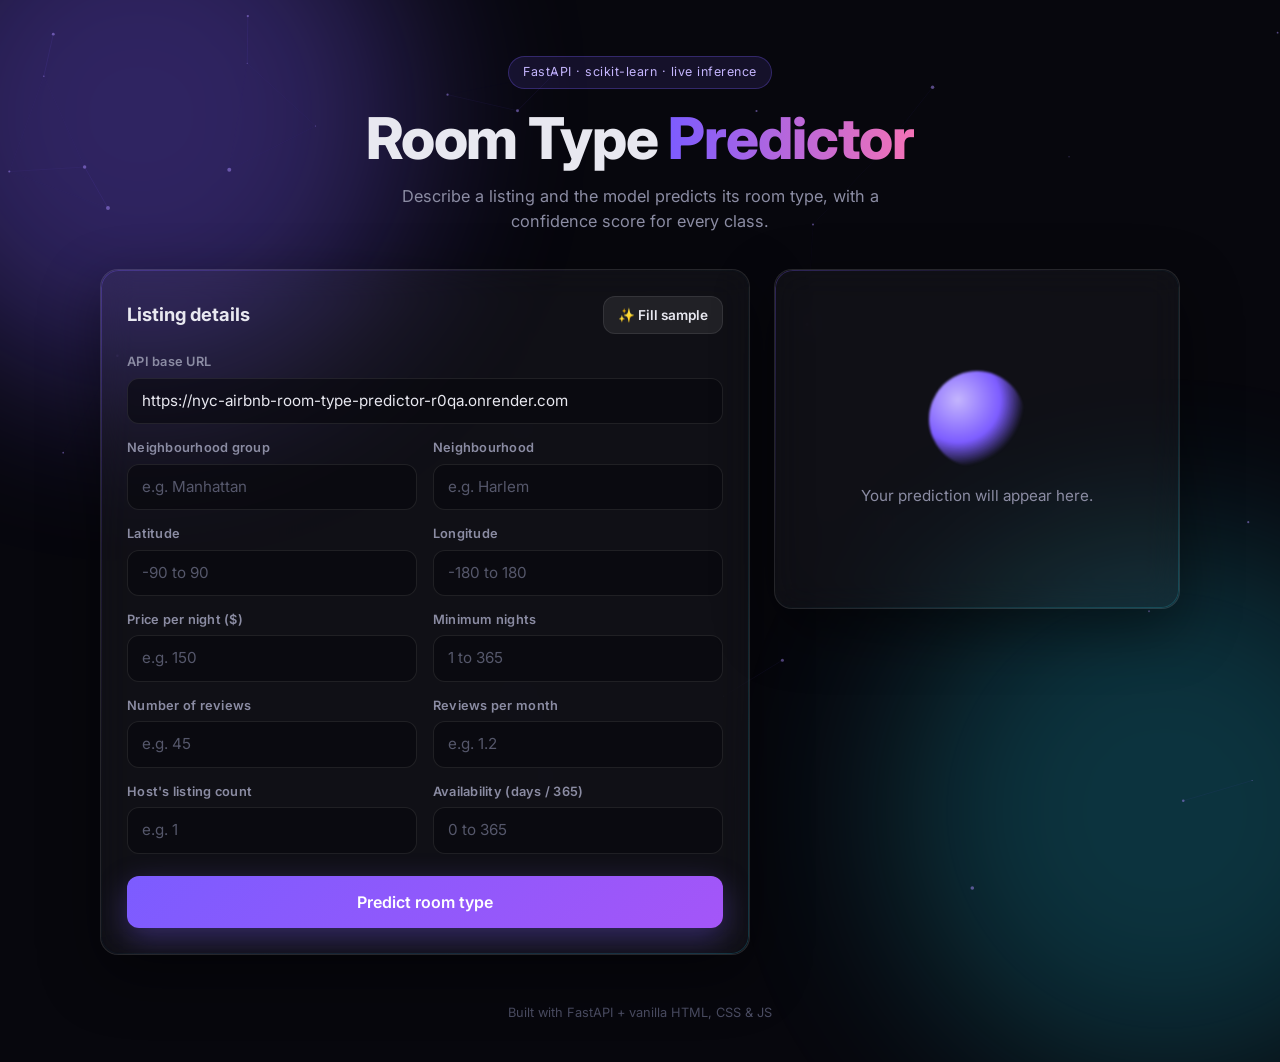
<file: index.html>
<!DOCTYPE html>
<html lang="en">
<head>
  <meta charset="UTF-8" />
  <meta name="viewport" content="width=device-width, initial-scale=1.0" />
  <title>Room Type Predictor</title>
  <link rel="preconnect" href="https://fonts.googleapis.com" />
  <link rel="preconnect" href="https://fonts.gstatic.com" crossorigin />
  <link href="https://fonts.googleapis.com/css2?family=Inter:wght@400;500;600;700;800&display=swap" rel="stylesheet" />
  <link rel="stylesheet" href="style.css" />
</head>
<body>
  <canvas id="particles" aria-hidden="true"></canvas>
  <div class="blob blob-1" aria-hidden="true"></div>
  <div class="blob blob-2" aria-hidden="true"></div>

  <header class="hero">
    <span class="pill">FastAPI · scikit-learn · live inference</span>
    <h1>Room Type <span class="grad">Predictor</span></h1>
    <p class="sub">Describe a listing and the model predicts its room type, with a confidence score for every class.</p>
  </header>

  <main class="layout">
    <section class="card reveal" id="formCard">
      <div class="card-head">
        <h2>Listing details</h2>
        <button type="button" class="btn ghost" id="fillSample">✨ Fill sample</button>
      </div>

      <form id="predictForm" novalidate>
        <div class="field full">
          <label for="apiUrl">API base URL</label>
          <input id="apiUrl" type="text" value="https://nyc-airbnb-room-type-predictor-r0qa.onrender.com" spellcheck="false" autocomplete="off" />
        </div>

        <div class="grid">
          <div class="field">
            <label for="neighbourhood_group">Neighbourhood group</label>
            <input id="neighbourhood_group" list="groups" placeholder="e.g. Manhattan" autocomplete="off" />
            <datalist id="groups">
              <option value="Manhattan"></option>
              <option value="Brooklyn"></option>
              <option value="Queens"></option>
              <option value="Bronx"></option>
              <option value="Staten Island"></option>
            </datalist>
          </div>

          <div class="field">
            <label for="neighbourhood">Neighbourhood</label>
            <input id="neighbourhood" placeholder="e.g. Harlem" autocomplete="off" />
          </div>

          <div class="field">
            <label for="latitude">Latitude</label>
            <input id="latitude" type="number" step="any" placeholder="-90 to 90" />
          </div>

          <div class="field">
            <label for="longitude">Longitude</label>
            <input id="longitude" type="number" step="any" placeholder="-180 to 180" />
          </div>

          <div class="field">
            <label for="price">Price per night ($)</label>
            <input id="price" type="number" step="any" min="0" placeholder="e.g. 150" />
          </div>

          <div class="field">
            <label for="minimum_nights">Minimum nights</label>
            <input id="minimum_nights" type="number" step="1" min="1" max="365" placeholder="1 to 365" />
          </div>

          <div class="field">
            <label for="number_of_reviews">Number of reviews</label>
            <input id="number_of_reviews" type="number" step="1" min="0" placeholder="e.g. 45" />
          </div>

          <div class="field">
            <label for="reviews_per_month">Reviews per month</label>
            <input id="reviews_per_month" type="number" step="any" min="0" placeholder="e.g. 1.2" />
          </div>

          <div class="field">
            <label for="calculated_host_listing_count">Host's listing count</label>
            <input id="calculated_host_listing_count" type="number" step="1" min="0" placeholder="e.g. 1" />
          </div>

          <div class="field">
            <label for="availability_365">Availability (days / 365)</label>
            <input id="availability_365" type="number" step="1" min="0" max="365" placeholder="0 to 365" />
          </div>
        </div>

        <button type="submit" class="btn primary" id="submitBtn">
          <span class="btn-label">Predict room type</span>
          <span class="spinner" aria-hidden="true"></span>
        </button>

        <p id="formError" class="error" role="alert" hidden></p>
      </form>
    </section>

    <section class="card result-card reveal" id="resultCard" style="--d: .15s">
      <div id="idle" class="idle">
        <div class="orb" aria-hidden="true"></div>
        <p>Your prediction will appear here.</p>
      </div>

      <div id="result" hidden>
        <p class="eyebrow">Predicted room type</p>
        <h3 id="resultLabel" class="result-label">—</h3>
        <div class="confidence">
          <span id="confidence">0%</span>
          <small>confidence</small>
        </div>
        <ul id="bars" class="bars"></ul>
      </div>
    </section>
  </main>

  <footer>Built with FastAPI + vanilla HTML, CSS & JS</footer>

  <script src="script.js"></script>
</body>
</html>
</file>
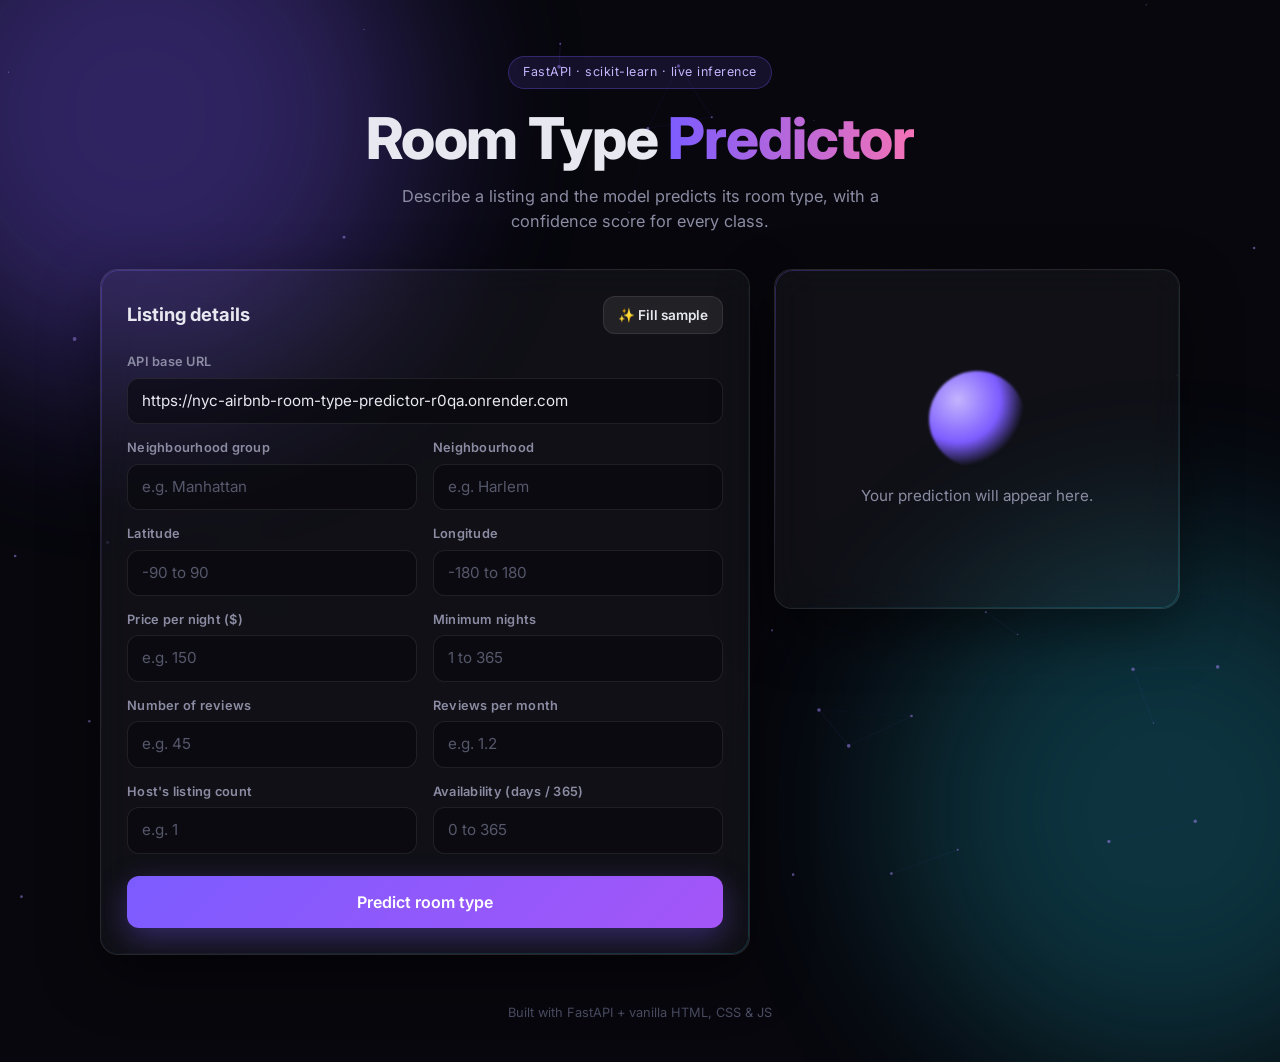
<file: room-predictor.html>
<!DOCTYPE html>
<html lang="en">
<head>
  <meta charset="UTF-8" />
  <meta name="viewport" content="width=device-width, initial-scale=1.0" />
  <title>Room Type Predictor</title>
  <link rel="preconnect" href="https://fonts.googleapis.com" />
  <link rel="preconnect" href="https://fonts.gstatic.com" crossorigin />
  <link href="https://fonts.googleapis.com/css2?family=Inter:wght@400;500;600;700;800&display=swap" rel="stylesheet" />
  <style>
    /* ===== Theme tokens ===== */
    :root {
      --bg: #07070d;
      --surface: rgba(255, 255, 255, 0.04);
      --surface-strong: rgba(255, 255, 255, 0.07);
      --border: rgba(255, 255, 255, 0.09);
      --text: #e8e8f0;
      --muted: #8b8ca3;
      --accent: #7c5cff;
      --accent-2: #22d3ee;
      --pink: #f472b6;
      --ok: #34d399;
      --err: #f87171;
      --radius: 18px;
      --shadow: 0 20px 60px rgba(0, 0, 0, 0.45);
    }

    /* ===== Base ===== */
    * { box-sizing: border-box; margin: 0; padding: 0; }
    html, body { min-height: 100%; }
    body {
      background: var(--bg);
      color: var(--text);
      font-family: "Inter", system-ui, -apple-system, "Segoe UI", Roboto, sans-serif;
      line-height: 1.5;
      overflow-x: hidden;
      padding: 0 16px 40px;
      -webkit-font-smoothing: antialiased;
    }

    /* ===== Background ===== */
    #particles {
      position: fixed; inset: 0; width: 100%; height: 100%;
      z-index: -2; pointer-events: none;
    }
    .blob {
      position: fixed; width: 42vmax; height: 42vmax; border-radius: 50%;
      filter: blur(90px); opacity: 0.35; z-index: -3; pointer-events: none;
      animation: drift 18s ease-in-out infinite alternate;
    }
    .blob-1 { background: var(--accent); top: -12vmax; left: -10vmax; }
    .blob-2 { background: var(--accent-2); bottom: -14vmax; right: -12vmax; animation-delay: -6s; opacity: 0.22; }

    @keyframes drift {
      from { transform: translate(0, 0) scale(1); }
      to   { transform: translate(6vmax, 4vmax) scale(1.12); }
    }

    /* ===== Hero ===== */
    .hero { text-align: center; padding: 56px 8px 36px; animation: fadeUp 0.8s ease both; }
    .pill {
      display: inline-block; font-size: 0.78rem; letter-spacing: 0.04em;
      color: #c4b5fd; background: rgba(124, 92, 255, 0.12);
      border: 1px solid rgba(124, 92, 255, 0.3);
      padding: 6px 14px; border-radius: 999px; margin-bottom: 18px;
    }
    .hero h1 { font-size: clamp(2.2rem, 6vw, 3.6rem); font-weight: 800; letter-spacing: -0.02em; line-height: 1.1; }
    .grad {
      background: linear-gradient(90deg, var(--accent), var(--pink), var(--accent-2), var(--accent));
      background-size: 300% 100%;
      -webkit-background-clip: text; background-clip: text; color: transparent;
      animation: shimmer 6s linear infinite;
    }
    @keyframes shimmer { to { background-position: 300% 0; } }
    .sub { color: var(--muted); max-width: 560px; margin: 14px auto 0; font-size: 1.02rem; }

    /* ===== Layout ===== */
    .layout {
      max-width: 1080px; margin: 0 auto;
      display: grid; grid-template-columns: 1.6fr 1fr; gap: 24px; align-items: start;
    }
    @media (max-width: 880px) { .layout { grid-template-columns: 1fr; } }

    /* ===== Cards ===== */
    .card {
      background: var(--surface);
      backdrop-filter: blur(16px); -webkit-backdrop-filter: blur(16px);
      border: 1px solid var(--border); border-radius: var(--radius);
      padding: 26px; box-shadow: var(--shadow);
      transition: transform 0.35s ease, border-color 0.3s ease;
      position: relative; overflow: hidden;
    }
    .card::before {
      content: ""; position: absolute; inset: 0; border-radius: inherit; padding: 1px;
      background: linear-gradient(135deg, rgba(124, 92, 255, 0.6), transparent 40%, rgba(34, 211, 238, 0.4));
      -webkit-mask: linear-gradient(#000 0 0) content-box, linear-gradient(#000 0 0);
      -webkit-mask-composite: xor; mask-composite: exclude;
      opacity: 0.5; pointer-events: none;
    }
    .card:hover { border-color: rgba(255, 255, 255, 0.16); }
    .card-head { display: flex; align-items: center; justify-content: space-between; gap: 12px; margin-bottom: 18px; }
    .card h2 { font-size: 1.15rem; font-weight: 700; }

    .reveal { opacity: 0; animation: fadeUp 0.7s cubic-bezier(0.2, 0.7, 0.2, 1) var(--d, 0s) forwards; }
    @keyframes fadeUp {
      from { opacity: 0; transform: translateY(18px); }
      to   { opacity: 1; transform: translateY(0); }
    }

    /* ===== Form ===== */
    .grid { display: grid; grid-template-columns: repeat(2, 1fr); gap: 14px 16px; }
    @media (max-width: 560px) {
      .grid { grid-template-columns: 1fr; }
      .card { padding: 20px; }
    }
    .field { display: flex; flex-direction: column; gap: 6px; }
    .field.full { margin-bottom: 14px; }
    .field label { font-size: 0.8rem; font-weight: 600; color: var(--muted); letter-spacing: 0.02em; }
    .field input {
      width: 100%; background: rgba(7, 7, 13, 0.6); border: 1px solid var(--border);
      color: var(--text); font: inherit; font-size: 0.95rem; padding: 11px 14px;
      border-radius: 12px; outline: none;
      transition: border-color 0.25s, box-shadow 0.25s, background 0.25s;
    }
    .field input::placeholder { color: #55576b; }
    .field input:focus {
      border-color: var(--accent); box-shadow: 0 0 0 4px rgba(124, 92, 255, 0.18);
      background: rgba(15, 15, 26, 0.9);
    }
    .field input.invalid {
      border-color: var(--err); box-shadow: 0 0 0 4px rgba(248, 113, 113, 0.15);
      animation: shake 0.4s ease;
    }
    .field input.flash { animation: flash 0.6s ease; }
    @keyframes flash {
      0% { box-shadow: 0 0 0 0 rgba(34, 211, 238, 0.6); }
      100% { box-shadow: 0 0 0 10px rgba(34, 211, 238, 0); }
    }
    @keyframes shake {
      0%, 100% { transform: translateX(0); }
      25% { transform: translateX(-6px); }
      75% { transform: translateX(6px); }
    }

    /* ===== Buttons ===== */
    .btn {
      font: inherit; font-weight: 600; border: none; cursor: pointer; border-radius: 12px;
      transition: transform 0.15s ease, box-shadow 0.25s ease, background 0.25s ease, opacity 0.2s;
    }
    .btn:active { transform: scale(0.97); }
    .btn.ghost {
      background: var(--surface-strong); color: var(--text);
      border: 1px solid var(--border); padding: 8px 14px; font-size: 0.85rem;
    }
    .btn.ghost:hover { border-color: rgba(124, 92, 255, 0.5); }
    .btn.primary {
      position: relative; width: 100%; margin-top: 22px; padding: 14px 18px;
      font-size: 1rem; color: #fff;
      background: linear-gradient(135deg, var(--accent), #a855f7 55%, var(--pink));
      background-size: 200% 200%;
      box-shadow: 0 10px 30px rgba(124, 92, 255, 0.35); overflow: hidden;
    }
    .btn.primary::after {
      content: ""; position: absolute; top: 0; left: -75%; width: 50%; height: 100%;
      background: linear-gradient(120deg, transparent, rgba(255, 255, 255, 0.35), transparent);
      transform: skewX(-20deg); transition: left 0.6s ease;
    }
    .btn.primary:hover::after { left: 130%; }
    .btn.primary:hover { box-shadow: 0 14px 40px rgba(124, 92, 255, 0.5); transform: translateY(-1px); }
    .btn.primary:disabled { opacity: 0.7; cursor: wait; transform: none; }
    .spinner {
      display: none; width: 18px; height: 18px; margin: 0 auto;
      border: 2px solid rgba(255, 255, 255, 0.35); border-top-color: #fff;
      border-radius: 50%; animation: spin 0.7s linear infinite;
    }
    .btn.primary.loading .btn-label { visibility: hidden; }
    .btn.primary.loading .spinner { display: block; position: absolute; inset: 0; margin: auto; }
    @keyframes spin { to { transform: rotate(360deg); } }

    .error {
      margin-top: 14px; padding: 10px 14px; border-radius: 12px; font-size: 0.9rem;
      color: #fecaca; background: rgba(248, 113, 113, 0.1);
      border: 1px solid rgba(248, 113, 113, 0.35); animation: fadeUp 0.4s ease both;
    }
    .error[hidden] { display: none; }

    /* ===== Result ===== */
    .result-card {
      position: sticky; top: 24px; min-height: 340px;
      display: flex; flex-direction: column; justify-content: center;
    }
    @media (max-width: 880px) { .result-card { position: static; min-height: 0; } }
    .idle { text-align: center; color: var(--muted); }
    .idle p { margin-top: 18px; font-size: 0.95rem; }
    .orb {
      width: 96px; height: 96px; margin: 0 auto; border-radius: 50%;
      background: radial-gradient(circle at 30% 30%, #c4b5fd, var(--accent) 45%, transparent 70%);
      filter: blur(1px);
      animation: float 4s ease-in-out infinite, pulse 2.4s ease-in-out infinite;
    }
    @keyframes float {
      0%, 100% { transform: translateY(0); }
      50% { transform: translateY(-12px); }
    }
    @keyframes pulse {
      0%, 100% { box-shadow: 0 0 30px rgba(124, 92, 255, 0.4); }
      50% { box-shadow: 0 0 60px rgba(124, 92, 255, 0.7); }
    }
    #result { animation: popIn 0.6s cubic-bezier(0.2, 0.8, 0.2, 1) both; }
    #result[hidden] { display: none; }
    @keyframes popIn {
      from { opacity: 0; transform: scale(0.94) translateY(10px); }
      to   { opacity: 1; transform: scale(1) translateY(0); }
    }
    .eyebrow { font-size: 0.75rem; text-transform: uppercase; letter-spacing: 0.12em; color: var(--muted); }
    .result-label {
      margin: 8px 0 14px; font-size: clamp(1.6rem, 4vw, 2.1rem); font-weight: 800;
      background: linear-gradient(90deg, var(--accent-2), var(--accent));
      -webkit-background-clip: text; background-clip: text; color: transparent;
      animation: glow 2.5s ease-in-out infinite alternate;
    }
    @keyframes glow {
      from { filter: drop-shadow(0 0 0 rgba(34, 211, 238, 0)); }
      to   { filter: drop-shadow(0 0 12px rgba(34, 211, 238, 0.35)); }
    }
    .confidence { display: flex; align-items: baseline; gap: 8px; margin-bottom: 22px; }
    #confidence { font-size: 2.2rem; font-weight: 800; color: var(--ok); font-variant-numeric: tabular-nums; }
    .confidence small { color: var(--muted); }

    /* ===== Probability bars ===== */
    .bars { list-style: none; display: grid; gap: 14px; }
    .bar-head { display: flex; justify-content: space-between; font-size: 0.85rem; margin-bottom: 6px; color: var(--muted); }
    .bar-head strong { color: var(--text); font-weight: 600; }
    .bar-track { height: 10px; border-radius: 999px; background: rgba(255, 255, 255, 0.06); overflow: hidden; }
    .bar-fill {
      height: 100%; width: 0; border-radius: inherit;
      background: linear-gradient(90deg, var(--accent), var(--pink));
      transition: width 1.1s cubic-bezier(0.2, 0.8, 0.2, 1);
      box-shadow: 0 0 12px rgba(124, 92, 255, 0.5);
    }
    .bars li.top .bar-fill {
      background: linear-gradient(90deg, var(--accent-2), var(--ok));
      box-shadow: 0 0 14px rgba(52, 211, 153, 0.5);
    }

    footer { text-align: center; color: #4b4d63; font-size: 0.8rem; margin-top: 48px; }

    /* ===== Reduced motion ===== */
    @media (prefers-reduced-motion: reduce) {
      *, *::before, *::after {
        animation-duration: 0.01ms !important;
        animation-iteration-count: 1 !important;
        transition-duration: 0.01ms !important;
      }
    }
  </style>
</head>
<body>
  <canvas id="particles" aria-hidden="true"></canvas>
  <div class="blob blob-1" aria-hidden="true"></div>
  <div class="blob blob-2" aria-hidden="true"></div>

  <header class="hero">
    <span class="pill">FastAPI · scikit-learn · live inference</span>
    <h1>Room Type <span class="grad">Predictor</span></h1>
    <p class="sub">Describe a listing and the model predicts its room type, with a confidence score for every class.</p>
  </header>

  <main class="layout">
    <section class="card reveal" id="formCard">
      <div class="card-head">
        <h2>Listing details</h2>
        <button type="button" class="btn ghost" id="fillSample">✨ Fill sample</button>
      </div>

      <form id="predictForm" novalidate>
        <div class="field full">
          <label for="apiUrl">API base URL</label>
          <input id="apiUrl" type="text" value="https://nyc-airbnb-room-type-predictor-r0qa.onrender.com" />
        </div>

        <div class="grid">
          <div class="field">
            <label for="neighbourhood_group">Neighbourhood group</label>
            <input id="neighbourhood_group" list="groups" placeholder="e.g. Manhattan" autocomplete="off" />
            <datalist id="groups">
              <option value="Manhattan"></option>
              <option value="Brooklyn"></option>
              <option value="Queens"></option>
              <option value="Bronx"></option>
              <option value="Staten Island"></option>
            </datalist>
          </div>

          <div class="field">
            <label for="neighbourhood">Neighbourhood</label>
            <input id="neighbourhood" placeholder="e.g. Harlem" autocomplete="off" />
          </div>

          <div class="field">
            <label for="latitude">Latitude</label>
            <input id="latitude" type="number" step="any" placeholder="-90 to 90" />
          </div>

          <div class="field">
            <label for="longitude">Longitude</label>
            <input id="longitude" type="number" step="any" placeholder="-180 to 180" />
          </div>

          <div class="field">
            <label for="price">Price per night ($)</label>
            <input id="price" type="number" step="any" min="0" placeholder="e.g. 150" />
          </div>

          <div class="field">
            <label for="minimum_nights">Minimum nights</label>
            <input id="minimum_nights" type="number" step="1" min="1" max="365" placeholder="1 to 365" />
          </div>

          <div class="field">
            <label for="number_of_reviews">Number of reviews</label>
            <input id="number_of_reviews" type="number" step="1" min="0" placeholder="e.g. 45" />
          </div>

          <div class="field">
            <label for="reviews_per_month">Reviews per month</label>
            <input id="reviews_per_month" type="number" step="any" min="0" placeholder="e.g. 1.2" />
          </div>

          <div class="field">
            <label for="calculated_host_listing_count">Host's listing count</label>
            <input id="calculated_host_listing_count" type="number" step="1" min="0" placeholder="e.g. 1" />
          </div>

          <div class="field">
            <label for="availability_365">Availability (days / 365)</label>
            <input id="availability_365" type="number" step="1" min="0" max="365" placeholder="0 to 365" />
          </div>
        </div>

        <button type="submit" class="btn primary" id="submitBtn">
          <span class="btn-label">Predict room type</span>
          <span class="spinner" aria-hidden="true"></span>
        </button>

        <p id="formError" class="error" role="alert" hidden></p>
      </form>
    </section>

    <section class="card result-card reveal" id="resultCard" style="--d: .15s">
      <div id="idle" class="idle">
        <div class="orb" aria-hidden="true"></div>
        <p>Your prediction will appear here.</p>
      </div>

      <div id="result" hidden>
        <p class="eyebrow">Predicted room type</p>
        <h3 id="resultLabel" class="result-label">—</h3>
        <div class="confidence">
          <span id="confidence">0%</span>
          <small>confidence</small>
        </div>
        <ul id="bars" class="bars"></ul>
      </div>
    </section>
  </main>

  <footer>Built with FastAPI + vanilla HTML, CSS & JS</footer>

  <script>
    /* ===== Config ===== */
    // scikit-learn sorts classes alphabetically, so this order matches model.classes_
    // for the NYC Airbnb room_type target. Edit if your model's classes differ.
    const CLASS_LABELS = ["Entire home/apt", "Private room", "Shared room"];

    // Mirrors the Pydantic Features model so bad input is caught before the request.
    const NUMERIC_RULES = {
      latitude:                      { int: false, min: -90,  max: 90 },
      longitude:                     { int: false, min: -180, max: 180 },
      price:                         { int: false, min: 0 },
      minimum_nights:                { int: true,  min: 1,    max: 365 },
      number_of_reviews:             { int: true,  min: 0 },
      reviews_per_month:             { int: false, min: 0 },
      calculated_host_listing_count: { int: true,  min: 0 },
      availability_365:              { int: true,  min: 0,    max: 365 },
    };

    const TEXT_FIELDS = ["neighbourhood_group", "neighbourhood"];

    const SAMPLE = {
      neighbourhood_group: "Manhattan",
      neighbourhood: "Harlem",
      latitude: 40.8107,
      longitude: -73.9437,
      price: 150,
      minimum_nights: 2,
      number_of_reviews: 45,
      reviews_per_month: 1.2,
      calculated_host_listing_count: 1,
      availability_365: 200,
    };

    const $ = (id) => document.getElementById(id);
    const reduceMotion = window.matchMedia("(prefers-reduced-motion: reduce)").matches;

    /* ===== Animated starfield background ===== */
    (function starfield() {
      const canvas = $("particles");
      const ctx = canvas.getContext("2d");
      let dots = [];

      function resize() {
        canvas.width = innerWidth;
        canvas.height = innerHeight;
        const count = Math.min(70, Math.floor((innerWidth * innerHeight) / 22000));
        dots = Array.from({ length: count }, () => ({
          x: Math.random() * canvas.width,
          y: Math.random() * canvas.height,
          vx: (Math.random() - 0.5) * (reduceMotion ? 0 : 0.3),
          vy: (Math.random() - 0.5) * (reduceMotion ? 0 : 0.3),
          r: Math.random() * 1.6 + 0.4,
        }));
      }

      function frame() {
        ctx.clearRect(0, 0, canvas.width, canvas.height);
        for (const d of dots) {
          d.x += d.vx;
          d.y += d.vy;
          if (d.x < 0 || d.x > canvas.width) d.vx *= -1;
          if (d.y < 0 || d.y > canvas.height) d.vy *= -1;
          ctx.beginPath();
          ctx.arc(d.x, d.y, d.r, 0, Math.PI * 2);
          ctx.fillStyle = "rgba(167, 139, 250, 0.5)";
          ctx.fill();
        }
        for (let i = 0; i < dots.length; i++) {
          for (let j = i + 1; j < dots.length; j++) {
            const a = dots[i], b = dots[j];
            const dist = Math.hypot(a.x - b.x, a.y - b.y);
            if (dist < 120) {
              ctx.strokeStyle = `rgba(124, 92, 255, ${0.15 * (1 - dist / 120)})`;
              ctx.beginPath();
              ctx.moveTo(a.x, a.y);
              ctx.lineTo(b.x, b.y);
              ctx.stroke();
            }
          }
        }
        requestAnimationFrame(frame);
      }

      addEventListener("resize", resize);
      resize();
      frame();
    })();

    /* ===== 3D tilt on hover (pointer devices only) ===== */
    if (matchMedia("(hover: hover)").matches && !reduceMotion) {
      document.querySelectorAll(".card").forEach((card) => {
        card.addEventListener("mousemove", (e) => {
          const r = card.getBoundingClientRect();
          const x = (e.clientX - r.left) / r.width - 0.5;
          const y = (e.clientY - r.top) / r.height - 0.5;
          card.style.transform = `perspective(900px) rotateX(${-y * 3}deg) rotateY(${x * 3}deg)`;
        });
        card.addEventListener("mouseleave", () => {
          card.style.transform = "";
        });
      });
    }

    /* ===== Helpers ===== */
    function apiBase() {
      return $("apiUrl").value.trim().replace(/\/+$/, "");
    }

    function showError(message) {
      const box = $("formError");
      box.textContent = message;
      box.hidden = false;
    }

    function clearError() {
      $("formError").hidden = true;
    }

    function setLoading(isLoading) {
      const btn = $("submitBtn");
      btn.disabled = isLoading;
      btn.classList.toggle("loading", isLoading);
    }

    function animateNumber(el, to, duration = 1000) {
      if (reduceMotion) {
        el.textContent = `${to.toFixed(1)}%`;
        return;
      }
      const start = performance.now();
      function step(now) {
        const t = Math.min((now - start) / duration, 1);
        const eased = 1 - Math.pow(1 - t, 3);
        el.textContent = `${(to * eased).toFixed(1)}%`;
        if (t < 1) requestAnimationFrame(step);
      }
      requestAnimationFrame(step);
    }

    /* ===== Validation ===== */
    function readForm() {
      const errors = [];
      const data = {};

      for (const name of TEXT_FIELDS) {
        const el = $(name);
        el.classList.remove("invalid");
        const value = el.value.trim();
        if (!value) {
          el.classList.add("invalid");
          errors.push(name.replace(/_/g, " "));
        } else {
          data[name] = value;
        }
      }

      for (const [name, rule] of Object.entries(NUMERIC_RULES)) {
        const el = $(name);
        el.classList.remove("invalid");
        const raw = el.value.trim();
        const num = raw === "" ? NaN : Number(raw);

        let ok = Number.isFinite(num);
        if (ok && rule.int) ok = Number.isInteger(num);
        if (ok && rule.min !== undefined) ok = num >= rule.min;
        if (ok && rule.max !== undefined) ok = num <= rule.max;

        if (ok) {
          data[name] = num;
        } else {
          el.classList.add("invalid");
          errors.push(name.replace(/_/g, " "));
        }
      }

      return { data, errors };
    }

    function fillSample() {
      for (const [name, value] of Object.entries(SAMPLE)) {
        const el = $(name);
        el.value = value;
        el.classList.remove("invalid");
        el.classList.add("flash");
        setTimeout(() => el.classList.remove("flash"), 600);
      }
      clearError();
    }

    /* ===== API ===== */
    function formatApiError(json, status) {
      // FastAPI 422 responses: detail is an array of { loc, msg, ... }
      if (Array.isArray(json.detail)) {
        return json.detail
          .map((d) => `${String(d.loc.slice(-1)[0]).replace(/_/g, " ")}: ${d.msg}`)
          .join(" · ");
      }
      return json.detail || `Request failed with status ${status}.`;
    }

    async function predict(event) {
      event.preventDefault();
      clearError();

      const { data, errors } = readForm();
      if (errors.length) {
        showError(`Please fix: ${errors.join(", ")}`);
        return;
      }

      setLoading(true);
      try {
        const res = await fetch(`${apiBase()}/predict`, {
          method: "POST",
          headers: { "Content-Type": "application/json" },
          body: JSON.stringify(data),
        });
        const json = await res.json().catch(() => ({}));
        if (!res.ok) throw new Error(formatApiError(json, res.status));
        renderResult(json);
      } catch (err) {
        const unreachable = err instanceof TypeError;
        showError(
          unreachable
            ? "Can't reach the API. Check that uvicorn is running and the URL above is correct."
            : err.message
        );
      } finally {
        setLoading(false);
      }
    }

    /* ===== Result rendering ===== */
    function renderResult(json) {
      const probs = json.Probability[0];
      const topIndex = probs.indexOf(Math.max(...probs));
      const topConfidence = probs[topIndex] * 100;

      $("idle").hidden = true;
      $("result").hidden = false;

      // Restart the pop-in animation on repeat predictions
      const result = $("result");
      result.style.animation = "none";
      void result.offsetWidth;
      result.style.animation = "";

      $("resultLabel").textContent = json.Predicted_room_type;
      animateNumber($("confidence"), topConfidence);

      const bars = $("bars");
      bars.innerHTML = "";
      probs.forEach((p, i) => {
        const label = CLASS_LABELS[i] ?? `Class ${i}`;
        const pct = p * 100;

        const li = document.createElement("li");
        if (i === topIndex) li.classList.add("top");
        li.innerHTML = `
          <div class="bar-head"><strong>${label}</strong><span>${pct.toFixed(1)}%</span></div>
          <div class="bar-track"><div class="bar-fill"></div></div>`;
        bars.appendChild(li);

        // Grow bars after the browser paints them at width 0
        requestAnimationFrame(() =>
          requestAnimationFrame(() => {
            li.querySelector(".bar-fill").style.width = `${pct}%`;
          })
        );
      });
    }

    /* ===== Wire up ===== */
    $("predictForm").addEventListener("submit", predict);
    $("fillSample").addEventListener("click", fillSample);

    // Clear red borders as the user fixes a field
    document.querySelectorAll("#predictForm input").forEach((input) => {
      input.addEventListener("input", () => input.classList.remove("invalid"));
    });
  </script>
</body>
</html>
</file>
<file: style.css>
/* ===== Theme tokens ===== */
:root {
  --bg: #07070d;
  --surface: rgba(255, 255, 255, 0.04);
  --surface-strong: rgba(255, 255, 255, 0.07);
  --border: rgba(255, 255, 255, 0.09);
  --text: #e8e8f0;
  --muted: #8b8ca3;
  --accent: #7c5cff;
  --accent-2: #22d3ee;
  --pink: #f472b6;
  --ok: #34d399;
  --err: #f87171;
  --radius: 18px;
  --shadow: 0 20px 60px rgba(0, 0, 0, 0.45);
}

/* ===== Base ===== */
* { box-sizing: border-box; margin: 0; padding: 0; }

html, body { min-height: 100%; }

body {
  background: var(--bg);
  color: var(--text);
  font-family: "Inter", system-ui, -apple-system, "Segoe UI", Roboto, sans-serif;
  line-height: 1.5;
  overflow-x: hidden;
  padding: 0 16px 40px;
  -webkit-font-smoothing: antialiased;
}

/* ===== Background ===== */
#particles {
  position: fixed;
  inset: 0;
  width: 100%;
  height: 100%;
  z-index: -2;
  pointer-events: none;
}

.blob {
  position: fixed;
  width: 42vmax;
  height: 42vmax;
  border-radius: 50%;
  filter: blur(90px);
  opacity: 0.35;
  z-index: -3;
  pointer-events: none;
  animation: drift 18s ease-in-out infinite alternate;
}
.blob-1 { background: var(--accent); top: -12vmax; left: -10vmax; }
.blob-2 { background: var(--accent-2); bottom: -14vmax; right: -12vmax; animation-delay: -6s; opacity: 0.22; }

@keyframes drift {
  from { transform: translate(0, 0) scale(1); }
  to   { transform: translate(6vmax, 4vmax) scale(1.12); }
}

/* ===== Hero ===== */
.hero {
  text-align: center;
  padding: 56px 8px 36px;
  animation: fadeUp 0.8s ease both;
}

.pill {
  display: inline-block;
  font-size: 0.78rem;
  letter-spacing: 0.04em;
  color: #c4b5fd;
  background: rgba(124, 92, 255, 0.12);
  border: 1px solid rgba(124, 92, 255, 0.3);
  padding: 6px 14px;
  border-radius: 999px;
  margin-bottom: 18px;
}

.hero h1 {
  font-size: clamp(2.2rem, 6vw, 3.6rem);
  font-weight: 800;
  letter-spacing: -0.02em;
  line-height: 1.1;
}

.grad {
  background: linear-gradient(90deg, var(--accent), var(--pink), var(--accent-2), var(--accent));
  background-size: 300% 100%;
  -webkit-background-clip: text;
  background-clip: text;
  color: transparent;
  animation: shimmer 6s linear infinite;
}

@keyframes shimmer {
  to { background-position: 300% 0; }
}

.sub {
  color: var(--muted);
  max-width: 560px;
  margin: 14px auto 0;
  font-size: 1.02rem;
}

/* ===== Layout ===== */
.layout {
  max-width: 1080px;
  margin: 0 auto;
  display: grid;
  grid-template-columns: 1.6fr 1fr;
  gap: 24px;
  align-items: start;
}

@media (max-width: 880px) {
  .layout { grid-template-columns: 1fr; }
}

/* ===== Cards ===== */
.card {
  background: var(--surface);
  backdrop-filter: blur(16px);
  -webkit-backdrop-filter: blur(16px);
  border: 1px solid var(--border);
  border-radius: var(--radius);
  padding: 26px;
  box-shadow: var(--shadow);
  transition: transform 0.35s ease, border-color 0.3s ease;
  position: relative;
  overflow: hidden;
}

.card::before {
  content: "";
  position: absolute;
  inset: 0;
  border-radius: inherit;
  padding: 1px;
  background: linear-gradient(135deg, rgba(124, 92, 255, 0.6), transparent 40%, rgba(34, 211, 238, 0.4));
  -webkit-mask: linear-gradient(#000 0 0) content-box, linear-gradient(#000 0 0);
  -webkit-mask-composite: xor;
  mask-composite: exclude;
  opacity: 0.5;
  pointer-events: none;
}

.card:hover { border-color: rgba(255, 255, 255, 0.16); }

.card-head {
  display: flex;
  align-items: center;
  justify-content: space-between;
  gap: 12px;
  margin-bottom: 18px;
}

.card h2 { font-size: 1.15rem; font-weight: 700; }

.reveal {
  opacity: 0;
  animation: fadeUp 0.7s cubic-bezier(0.2, 0.7, 0.2, 1) var(--d, 0s) forwards;
}

@keyframes fadeUp {
  from { opacity: 0; transform: translateY(18px); }
  to   { opacity: 1; transform: translateY(0); }
}

/* ===== Form ===== */
.grid {
  display: grid;
  grid-template-columns: repeat(2, 1fr);
  gap: 14px 16px;
}

@media (max-width: 560px) {
  .grid { grid-template-columns: 1fr; }
  .card { padding: 20px; }
}

.field { display: flex; flex-direction: column; gap: 6px; }
.field.full { margin-bottom: 14px; }

.field label {
  font-size: 0.8rem;
  font-weight: 600;
  color: var(--muted);
  letter-spacing: 0.02em;
}

.field input {
  width: 100%;
  background: rgba(7, 7, 13, 0.6);
  border: 1px solid var(--border);
  color: var(--text);
  font: inherit;
  font-size: 0.95rem;
  padding: 11px 14px;
  border-radius: 12px;
  outline: none;
  transition: border-color 0.25s, box-shadow 0.25s, background 0.25s;
}

.field input::placeholder { color: #55576b; }

.field input:focus {
  border-color: var(--accent);
  box-shadow: 0 0 0 4px rgba(124, 92, 255, 0.18);
  background: rgba(15, 15, 26, 0.9);
}

.field input.invalid {
  border-color: var(--err);
  box-shadow: 0 0 0 4px rgba(248, 113, 113, 0.15);
  animation: shake 0.4s ease;
}

.field input.flash {
  animation: flash 0.6s ease;
}

@keyframes flash {
  0% { box-shadow: 0 0 0 0 rgba(34, 211, 238, 0.6); }
  100% { box-shadow: 0 0 0 10px rgba(34, 211, 238, 0); }
}

@keyframes shake {
  0%, 100% { transform: translateX(0); }
  25% { transform: translateX(-6px); }
  75% { transform: translateX(6px); }
}

/* ===== Buttons ===== */
.btn {
  font: inherit;
  font-weight: 600;
  border: none;
  cursor: pointer;
  border-radius: 12px;
  transition: transform 0.15s ease, box-shadow 0.25s ease, background 0.25s ease, opacity 0.2s;
}

.btn:active { transform: scale(0.97); }

.btn.ghost {
  background: var(--surface-strong);
  color: var(--text);
  border: 1px solid var(--border);
  padding: 8px 14px;
  font-size: 0.85rem;
}
.btn.ghost:hover { border-color: rgba(124, 92, 255, 0.5); }

.btn.primary {
  position: relative;
  width: 100%;
  margin-top: 22px;
  padding: 14px 18px;
  font-size: 1rem;
  color: #fff;
  background: linear-gradient(135deg, var(--accent), #a855f7 55%, var(--pink));
  background-size: 200% 200%;
  box-shadow: 0 10px 30px rgba(124, 92, 255, 0.35);
  overflow: hidden;
}

.btn.primary::after {
  content: "";
  position: absolute;
  top: 0;
  left: -75%;
  width: 50%;
  height: 100%;
  background: linear-gradient(120deg, transparent, rgba(255, 255, 255, 0.35), transparent);
  transform: skewX(-20deg);
  transition: left 0.6s ease;
}

.btn.primary:hover::after { left: 130%; }
.btn.primary:hover { box-shadow: 0 14px 40px rgba(124, 92, 255, 0.5); transform: translateY(-1px); }

.btn.primary:disabled { opacity: 0.7; cursor: wait; transform: none; }

.spinner {
  display: none;
  width: 18px;
  height: 18px;
  margin: 0 auto;
  border: 2px solid rgba(255, 255, 255, 0.35);
  border-top-color: #fff;
  border-radius: 50%;
  animation: spin 0.7s linear infinite;
}

.btn.primary.loading .btn-label { visibility: hidden; }
.btn.primary.loading .spinner {
  display: block;
  position: absolute;
  inset: 0;
  margin: auto;
}

@keyframes spin { to { transform: rotate(360deg); } }

.error {
  margin-top: 14px;
  padding: 10px 14px;
  border-radius: 12px;
  font-size: 0.9rem;
  color: #fecaca;
  background: rgba(248, 113, 113, 0.1);
  border: 1px solid rgba(248, 113, 113, 0.35);
  animation: fadeUp 0.4s ease both;
}
.error[hidden] { display: none; }

/* ===== Result ===== */
.result-card {
  position: sticky;
  top: 24px;
  min-height: 340px;
  display: flex;
  flex-direction: column;
  justify-content: center;
}

@media (max-width: 880px) {
  .result-card { position: static; min-height: 0; }
}

.idle {
  text-align: center;
  color: var(--muted);
}

.idle p { margin-top: 18px; font-size: 0.95rem; }

.orb {
  width: 96px;
  height: 96px;
  margin: 0 auto;
  border-radius: 50%;
  background: radial-gradient(circle at 30% 30%, #c4b5fd, var(--accent) 45%, transparent 70%);
  filter: blur(1px);
  animation: float 4s ease-in-out infinite, pulse 2.4s ease-in-out infinite;
}

@keyframes float {
  0%, 100% { transform: translateY(0); }
  50% { transform: translateY(-12px); }
}

@keyframes pulse {
  0%, 100% { box-shadow: 0 0 30px rgba(124, 92, 255, 0.4); }
  50% { box-shadow: 0 0 60px rgba(124, 92, 255, 0.7); }
}

#result { animation: popIn 0.6s cubic-bezier(0.2, 0.8, 0.2, 1) both; }
#result[hidden] { display: none; }

@keyframes popIn {
  from { opacity: 0; transform: scale(0.94) translateY(10px); }
  to   { opacity: 1; transform: scale(1) translateY(0); }
}

.eyebrow {
  font-size: 0.75rem;
  text-transform: uppercase;
  letter-spacing: 0.12em;
  color: var(--muted);
}

.result-label {
  margin: 8px 0 14px;
  font-size: clamp(1.6rem, 4vw, 2.1rem);
  font-weight: 800;
  background: linear-gradient(90deg, var(--accent-2), var(--accent));
  -webkit-background-clip: text;
  background-clip: text;
  color: transparent;
  animation: glow 2.5s ease-in-out infinite alternate;
}

@keyframes glow {
  from { filter: drop-shadow(0 0 0 rgba(34, 211, 238, 0)); }
  to   { filter: drop-shadow(0 0 12px rgba(34, 211, 238, 0.35)); }
}

.confidence {
  display: flex;
  align-items: baseline;
  gap: 8px;
  margin-bottom: 22px;
}

#confidence {
  font-size: 2.2rem;
  font-weight: 800;
  color: var(--ok);
  font-variant-numeric: tabular-nums;
}

.confidence small { color: var(--muted); }

/* ===== Probability bars ===== */
.bars {
  list-style: none;
  display: grid;
  gap: 14px;
}

.bar-head {
  display: flex;
  justify-content: space-between;
  font-size: 0.85rem;
  margin-bottom: 6px;
  color: var(--muted);
}

.bar-head strong { color: var(--text); font-weight: 600; }

.bar-track {
  height: 10px;
  border-radius: 999px;
  background: rgba(255, 255, 255, 0.06);
  overflow: hidden;
}

.bar-fill {
  height: 100%;
  width: 0;
  border-radius: inherit;
  background: linear-gradient(90deg, var(--accent), var(--pink));
  transition: width 1.1s cubic-bezier(0.2, 0.8, 0.2, 1);
  box-shadow: 0 0 12px rgba(124, 92, 255, 0.5);
}

.bars li.top .bar-fill {
  background: linear-gradient(90deg, var(--accent-2), var(--ok));
  box-shadow: 0 0 14px rgba(52, 211, 153, 0.5);
}

footer {
  text-align: center;
  color: #4b4d63;
  font-size: 0.8rem;
  margin-top: 48px;
}

/* ===== Reduced motion ===== */
@media (prefers-reduced-motion: reduce) {
  *, *::before, *::after {
    animation-duration: 0.01ms !important;
    animation-iteration-count: 1 !important;
    transition-duration: 0.01ms !important;
  }
}
</file>
